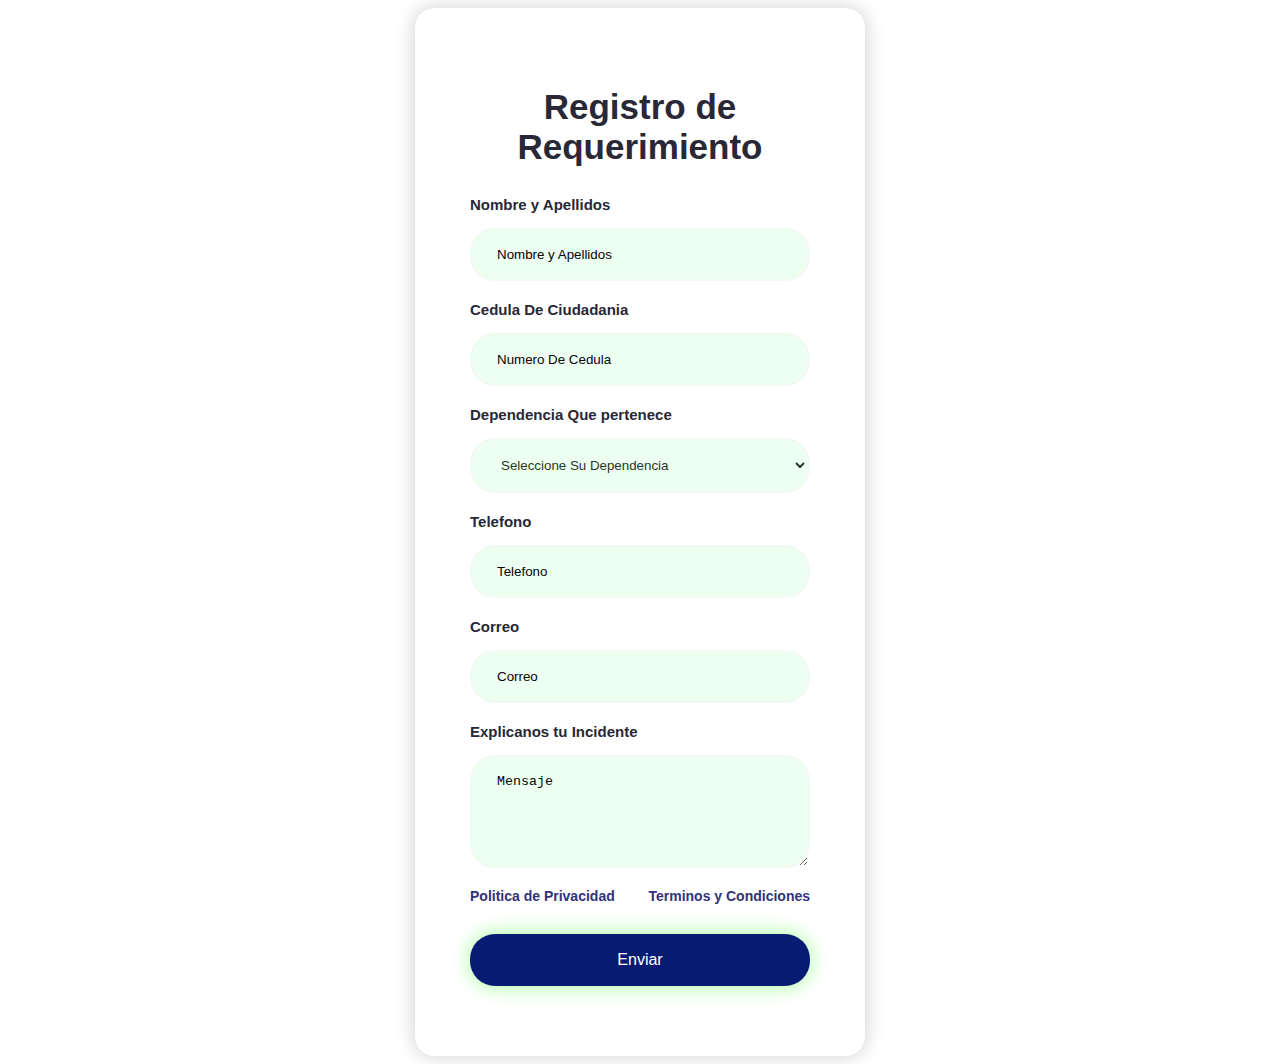
<file: Form.html>
<!DOCTYPE html>
<html lang="en">
<head>
    <meta charset="UTF-8">
    <meta name="viewport" content="width=device-width, initial-scale=1.0">
    <title>Formulario Requerimiento</title>
    <link rel="stylesheet" href="style.css">
</head>
<body>

    <form action="connection1.php" method="post">

        <h2>Registro de Requerimiento</h2>
        
        <div class="input-group">
        
            <label for="name">Nombre y Apellidos </label>
            <input type="text" name="nombre" id="name" placeholder="Nombre y Apellidos">
        
            <label for="cedula">Cedula De Ciudadania </label>
            <input type="text" name="cedula" id="cedula" placeholder="Numero De Cedula">
        
            <label for="dependencia">Dependencia Que pertenece </label>
            <select name="dependencia" id="dependencia">
                <option value="" disabled selected>Seleccione Su Dependencia</option>
                <option value="Planeación">Planeación</option>
                <option value="Infraestructura">Infraestructura</option>
                <option value="Despacho">Despacho</option>
                <option value="Gobierno">Gobierno</option>
                <option value="Juridica">Juridica</option>
                <option value="Hacienda">Hacienda</option>
                <option value="Impuestos">Impuestos</option>
                <option value="Desarrollo Social">Desarrollo Social</option>
                <option value="Inspeccion de Policia">Inspeccion de Policia</option>
                <option value="Aseguramiento">Aseguramiento</option>
            </select>
        
            <label for="phone">Telefono</label>
            <input type="tel" name="telefono" id="phone" placeholder="Telefono">
        
            <label for="email">Correo</label>
            <input type="email" name="correo" id="email" placeholder="Correo">
        
            <label for="message">Explicanos tu Incidente</label>
            <textarea name="mensaje" id="message" cols="30" rows="5" placeholder="Mensaje"></textarea>
        
        <div class="form-txt">
            <a href="#">Politica de Privacidad</a>
            <a href="#">Terminos y Condiciones</a>
        
        </div>
        
        <input class="btn" type="submit" value="Enviar">
        
        </div>
        
        </form>
            
        </body>
        </html>
</file>
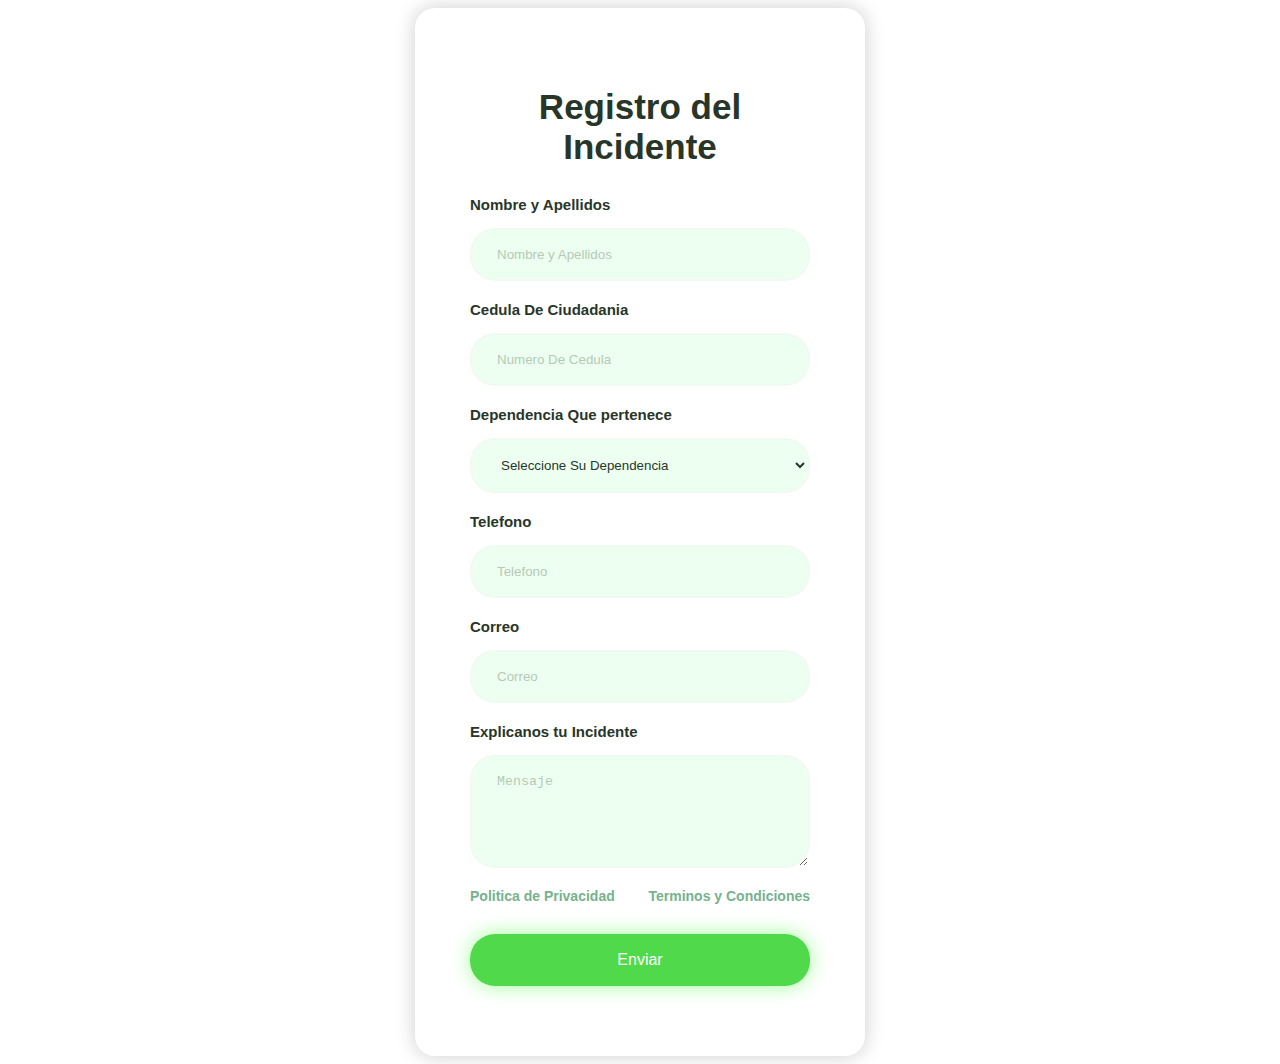
<file: Formulario-incidentes.html>
<!DOCTYPE html>
<html lang="en">
<head>
    <meta charset="UTF-8">
    <meta name="viewport" content="width=device-width, initial-scale=1.0">
    <title>Formulario Incidente</title>
    <link rel="stylesheet" href="estilo.css">
</head>
<body>

    <form action="connection.php" method="post">

<h2>Registro del Incidente</h2>

<div class="input-group">

    <label for="name">Nombre y Apellidos </label>
    <input type="text" name="nombre" id="name" placeholder="Nombre y Apellidos">

    <label for="cedula">Cedula De Ciudadania </label>
    <input type="text" name="cedula" id="cedula" placeholder="Numero De Cedula">

    <label for="dependencia">Dependencia Que pertenece </label>
    <select name="dependencia" id="dependencia">
        <option value="" disabled selected>Seleccione Su Dependencia</option>
        <option value="Planeación">Planeación</option>
        <option value="Infraestructura">Infraestructura</option>
        <option value="Despacho">Despacho</option>
        <option value="Gobierno">Gobierno</option>
        <option value="Juridica">Juridica</option>
        <option value="Hacienda">Hacienda</option>
        <option value="Impuestos">Impuestos</option>
        <option value="Desarrollo Social">Desarrollo Social</option>
        <option value="Inspeccion de Policia">Inspeccion de Policia</option>
        <option value="Aseguramiento">Aseguramiento</option>
    </select>

    <label for="phone">Telefono</label>
    <input type="tel" name="telefono" id="phone" placeholder="Telefono">

    <label for="email">Correo</label>
    <input type="email" name="correo" id="email" placeholder="Correo">

    <label for="message">Explicanos tu Incidente</label>
    <textarea name="mensaje" id="message" cols="30" rows="5" placeholder="Mensaje"></textarea>

<div class="form-txt">
    <a href="#">Politica de Privacidad</a>
    <a href="#">Terminos y Condiciones</a>

</div>

<input class="btn" type="submit" value="Enviar">

</div>

</form>
    
</body>
</html>
</file>
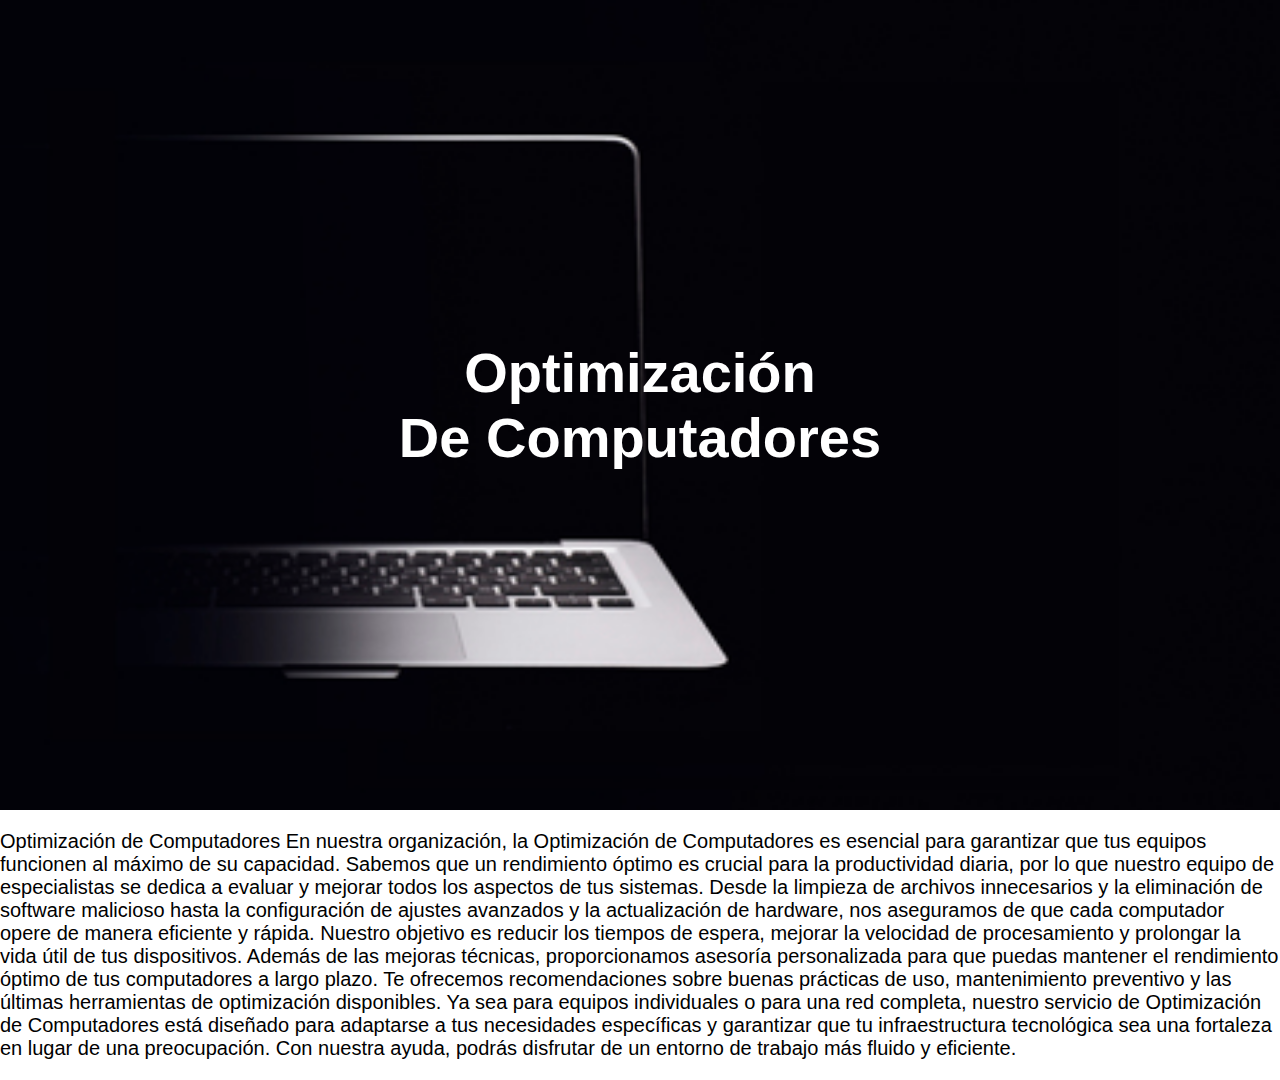
<file: Optimizacion.html>
<!DOCTYPE html>
<html lang="en">

<head>
    <meta charset="UTF-8">
    <meta name="viewport" content="width=device-width, initial-scale=1.0">
    <title>Soporte Remoto</title>
    <link rel="stylesheet" href="Optimizacion.css">
</head>

<body>

    <header>
        <div class="container">
        </div>
    </header>
    <section id="hero">
        <h1>Optimización <br> De Computadores</h1>


    </section>
    <section id="Somos la Dependencia TIC">
        <div class="container">
            <div class="img-container"></div>
            <div class="texto">


                <p>Optimización de Computadores

                    En nuestra organización, la Optimización de Computadores es esencial para garantizar que tus equipos
                    funcionen al máximo de su capacidad. Sabemos que un rendimiento óptimo es crucial para la
                    productividad diaria, por lo que nuestro equipo de especialistas se dedica a evaluar y mejorar todos
                    los aspectos de tus sistemas. Desde la limpieza de archivos innecesarios y la eliminación de
                    software malicioso hasta la configuración de ajustes avanzados y la actualización de hardware, nos
                    aseguramos de que cada computador opere de manera eficiente y rápida. Nuestro objetivo es reducir
                    los tiempos de espera, mejorar la velocidad de procesamiento y prolongar la vida útil de tus
                    dispositivos.

                    Además de las mejoras técnicas, proporcionamos asesoría personalizada para que puedas mantener el
                    rendimiento óptimo de tus computadores a largo plazo. Te ofrecemos recomendaciones sobre buenas
                    prácticas de uso, mantenimiento preventivo y las últimas herramientas de optimización disponibles.
                    Ya sea para equipos individuales o para una red completa, nuestro servicio de Optimización de
                    Computadores está diseñado para adaptarse a tus necesidades específicas y garantizar que tu
                    infraestructura tecnológica sea una fortaleza en lugar de una preocupación. Con nuestra ayuda,
                    podrás disfrutar de un entorno de trabajo más fluido y eficiente.</p>
            </div>

</body>

</html>
</file>
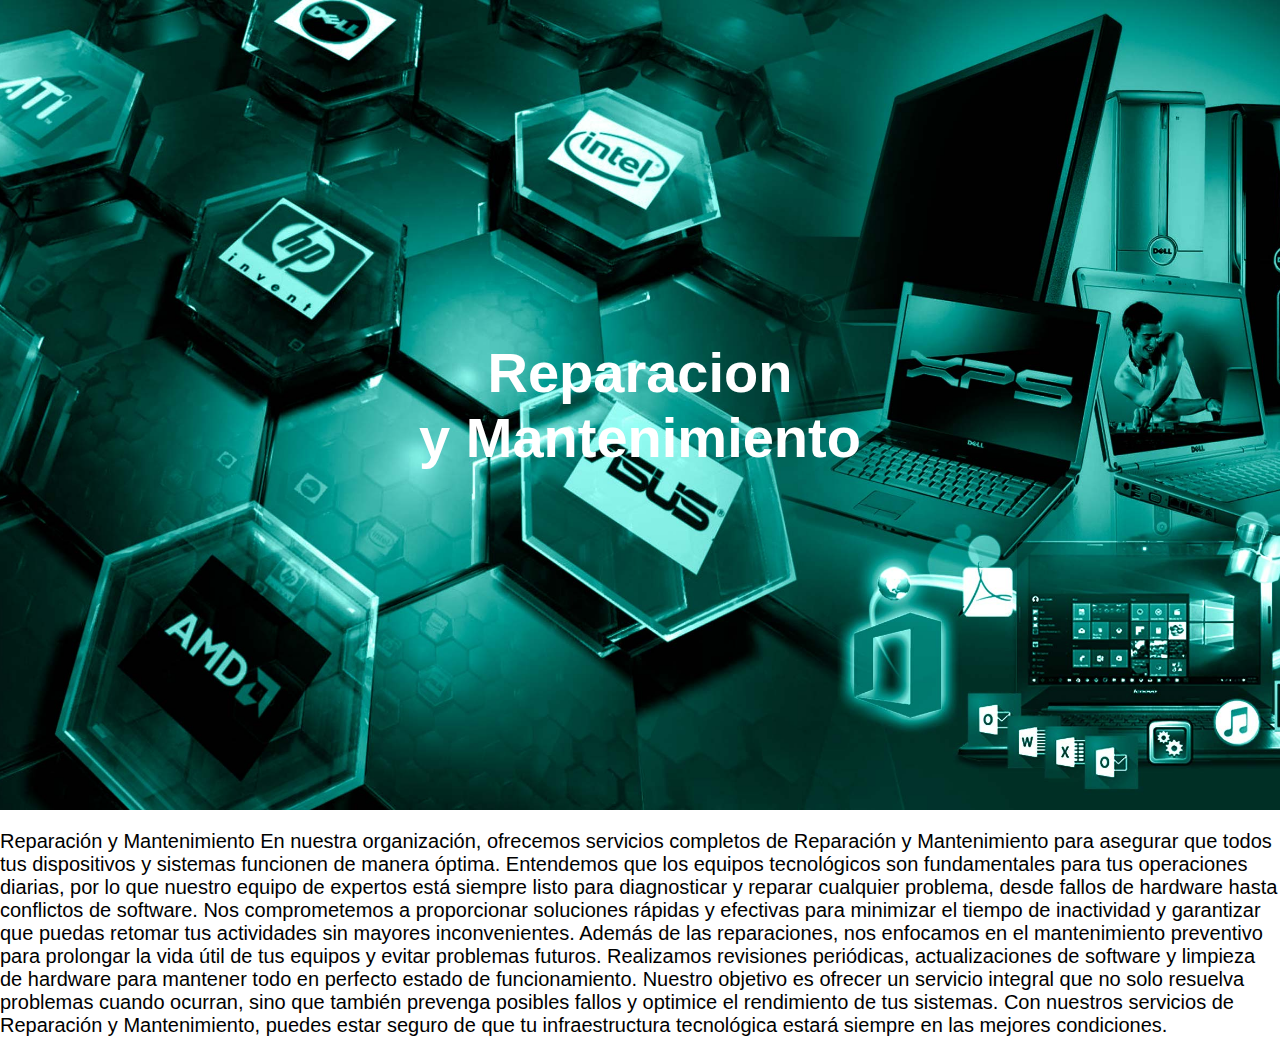
<file: Reparacion y Mantenimientos.html>
<!DOCTYPE html>
<html lang="en">

<head>
    <meta charset="UTF-8">
    <meta name="viewport" content="width=device-width, initial-scale=1.0">
    <title>Soporte Remoto</title>
    <link rel="stylesheet" href="mantenimiento.css">
</head>

<body>

    <header>
        <div class="container">
        </div>
    </header>
    <section id="hero">
        <h1>Reparacion <br> y Mantenimiento</h1>


    </section>
    <section id="Somos la Dependencia TIC">
        <div class="container">
            <div class="img-container"></div>
            <div class="texto">


                <p>Reparación y Mantenimiento

                    En nuestra organización, ofrecemos servicios completos de Reparación y Mantenimiento para asegurar
                    que todos tus dispositivos y sistemas funcionen de manera óptima. Entendemos que los equipos
                    tecnológicos son fundamentales para tus operaciones diarias, por lo que nuestro equipo de expertos
                    está siempre listo para diagnosticar y reparar cualquier problema, desde fallos de hardware hasta
                    conflictos de software. Nos comprometemos a proporcionar soluciones rápidas y efectivas para
                    minimizar el tiempo de inactividad y garantizar que puedas retomar tus actividades sin mayores
                    inconvenientes.

                    Además de las reparaciones, nos enfocamos en el mantenimiento preventivo para prolongar la vida útil
                    de tus equipos y evitar problemas futuros. Realizamos revisiones periódicas, actualizaciones de
                    software y limpieza de hardware para mantener todo en perfecto estado de funcionamiento. Nuestro
                    objetivo es ofrecer un servicio integral que no solo resuelva problemas cuando ocurran, sino que
                    también prevenga posibles fallos y optimice el rendimiento de tus sistemas. Con nuestros servicios
                    de Reparación y Mantenimiento, puedes estar seguro de que tu infraestructura tecnológica estará
                    siempre en las mejores condiciones.</p>
            </div>

</body>

</html>
</file>
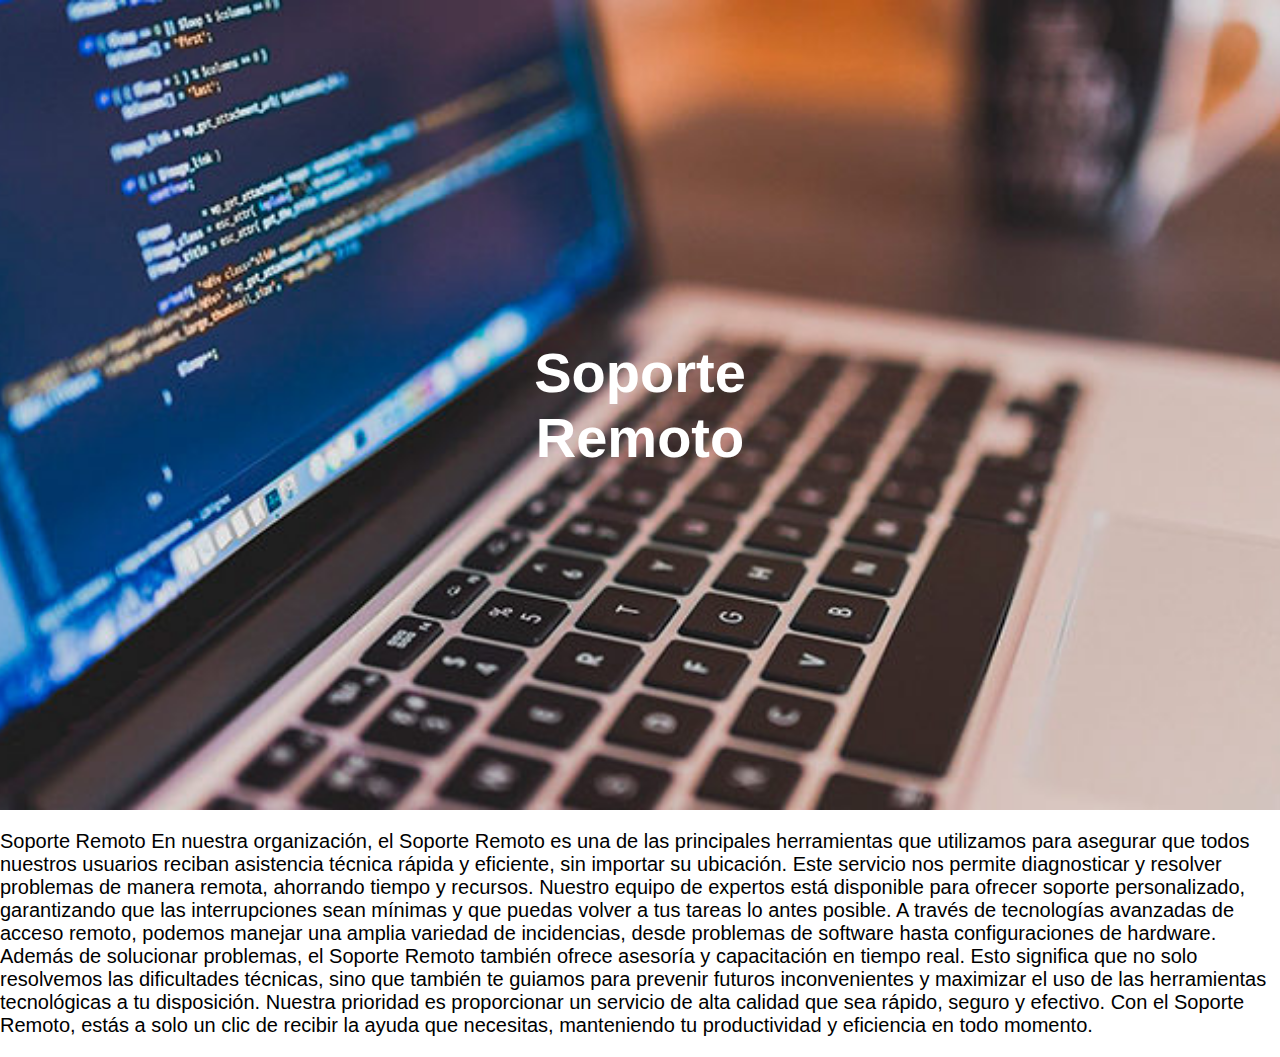
<file: Soporte Remoto.html>
<!DOCTYPE html>
<html lang="en">

<head>
    <meta charset="UTF-8">
    <meta name="viewport" content="width=device-width, initial-scale=1.0">
    <title>Soporte Remoto</title>
    <link rel="stylesheet" href="Soporte.css">
</head>

<body>

    <header>
        <div class="container">
        </div>
    </header>
    <section id="hero">
        <h1>Soporte <br> Remoto</h1>


    </section>
    <section id="Somos la Dependencia TIC">
        <div class="container">
            <div class="img-container"></div>
            <div class="texto">


                <p>Soporte Remoto

                    En nuestra organización, el Soporte Remoto es una de las principales herramientas que utilizamos
                    para asegurar que todos nuestros usuarios reciban asistencia técnica rápida y eficiente, sin
                    importar su ubicación. Este servicio nos permite diagnosticar y resolver problemas de manera remota,
                    ahorrando tiempo y recursos. Nuestro equipo de expertos está disponible para ofrecer soporte
                    personalizado, garantizando que las interrupciones sean mínimas y que puedas volver a tus tareas lo
                    antes posible. A través de tecnologías avanzadas de acceso remoto, podemos manejar una amplia
                    variedad de incidencias, desde problemas de software hasta configuraciones de hardware.

                    Además de solucionar problemas, el Soporte Remoto también ofrece asesoría y capacitación en tiempo
                    real. Esto significa que no solo resolvemos las dificultades técnicas, sino que también te guiamos
                    para prevenir futuros inconvenientes y maximizar el uso de las herramientas tecnológicas a tu
                    disposición. Nuestra prioridad es proporcionar un servicio de alta calidad que sea rápido, seguro y
                    efectivo. Con el Soporte Remoto, estás a solo un clic de recibir la ayuda que necesitas, manteniendo
                    tu productividad y eficiencia en todo momento.</p>
            </div>

</body>

</html>
</file>
<file: style.css>
body {
font-family: Arial, Helvetica, sans-serif;
min-height: 100vh;
display: flex;
align-items: center;
justify-content: center;
}

form{
padding: 50px 55px;
box-shadow: 0 0 20px rgba(0,0,0,0.2);
border-radius: 20px;
text-align: center;
width: 340px;
}

.input-group{
display: flex;
flex-direction: column;
text-align: left;
}

h2{
color: #292836; 
font-size: 35px;
}

label{
color: #282836;
font-size: 15px;
font-weight: 600;
margin-bottom: 15px;
}

input, textarea {
padding: 17px 25px;
border-radius: 25px;
margin-bottom: 20px;
background-color: #edfff0;
border: 2px solid #f0faf1;
color: #282836;
outline: none;
}

input::placeholder, textarea::placeholder{
color: #05040c;
}

.form-txt{
margin-bottom: 30px;
display: flex;
justify-content: space-between;
text-align: center;
}

.form-txt a {
color: #333279;
font-size: 14px;
font-weight: 600;
text-decoration: none;
}

.btn {
font-size: 16px;
color: #ffffff;
border: 0;
border-radius: 25px;
background-color: #081b74;
box-shadow: 0 0 20px rgba(25,254,0,0.4);
cursor: pointer;
}

.btn:hover {
background-color: #50e04b;
}

@media(max-width:991px){

body {
    padding: 30px;
}

form{
    padding: 50px 33px;
    width: 100%;
}

.input {
    padding: 15px;
}

}

.input, select {
    padding:17px 25px;
    border-radius: 25px;
    margin-bottom: 20px;
    background-color: #edfff0;
    border: 2px solid #f0faf1;
    color: #283629;
    outline: none;
}
</file>
<file: estilo.css>
body{
    font-family: Arial, Helvetica, sans-serif;
    min-height: 100vh;
    display: flex;
    align-items: center;
    justify-content: center;
}

form{
    padding: 50px 55px;
    box-shadow: 0 0 20px rgba(0,0,0,0.2);
    border-radius: 20px;
    text-align: center;
    width: 340px;
}

.input-group{
    display: flex;
    flex-direction: column;
    text-align: left;
}

h2{
    color: #283629; 
    font-size: 35px;
}

label{
    color: #283629;
    font-size: 15px;
    font-weight: 600;
    margin-bottom: 15px;
}

input, textarea {
    padding: 17px 25px;
    border-radius: 25px;
    margin-bottom: 20px;
    background-color: #edfff0;
    border: 2px solid #f0faf1;
    color: #283629;
    outline: none;
}

input::placeholder, textarea::placeholder{
    color: #b5cab6;
}

.form-txt{
    margin-bottom: 30px;
    display: flex;
    justify-content: space-between;
    text-align: center;
}

.form-txt a {
    color: #76b28e;
    font-size: 14px;
    font-weight: 600;
    text-decoration: none;
}

.btn {
    font-size: 16px;
    color: #ffffff;
    border: 0;
    border-radius: 25px;
    background-color: #51d94c;
    box-shadow: 0 0 20px rgba(25,254,0,0.4);
    cursor: pointer;
}

.btn:hover {
    background-color: #50e04b;
}

@media(max-width:991px){

    body {
        padding: 30px;
    }
    
    form{
        padding: 50px 33px;
        width: 100%;
    }

    .input {
        padding: 15px;
    }

}


.input, select {
    padding: 17px 25px;
    border-radius: 25px;
    margin-bottom: 20px;
    background-color: #edfff0;
    border: 2px solid #f0faf1;
    color: #283629;
    outline: none;
}
</file>
<file: Optimizacion.css>
*{
    box-sizing: border-box ;
}
   

html{
   scroll-behavior: smooth;
}
 
body{
    font-family: 'Roboto',sans-serif ;
    margin: 0;
}

h1{ font-size: 3.5em;}
h2{ font-size: 2.7em;}
h3{ font-size: 2em;}
h4{ font-size: 2em;}
h5{ font-size: 2em;}
p{ font-size: 1.25em;}
ul{ list-style: none;} 
li{ font-size: 1.em;}

#hero {
   display: flex;
   align-items: center;
   justify-content: center;
   text-align: center;
   flex-direction: column;
   height: 90vh;
   color: rgb(253, 0, 0);
   background-size: cover;
   background-position: center center;
   background-image: url(IMAGENES/OPTIMIZACION.jpg);
}


   #hero h1{
      color: white;
   }

   
   #Somos-la-Dependencia-TIC .container{
      text-align: center;
      padding: 200px 12px;

   }
</file>
<file: mantenimiento.css>
*{
   box-sizing: border-box ;
}
  

html{
  scroll-behavior: smooth;
}

body{
   font-family: 'Roboto',sans-serif ;
   margin: 0;
}

h1{ font-size: 3.5em;}
h2{ font-size: 2.7em;}
h3{ font-size: 2em;}
h4{ font-size: 2em;}
h5{ font-size: 2em;}
p{ font-size: 1.25em;}
ul{ list-style: none;} 
li{ font-size: 1.em;}


   #hero{
      display: flex;
      align-items: center;
      justify-content: center;
      text-align: center;
      flex-direction: column;
      height: 90vh;
      color: white;
      background-image:url("IMAGENES/REPARACION.jpg");
      background-repeat: no-repeat;
      background-size: cover;
      background-position: center center;
   }

  
  #Somos-la-Dependencia-TIC .container{
     text-align: center;
     padding: 200px 12px;

  }
</file>
<file: Soporte.css>
*{
   box-sizing: border-box ;
}
  

html{
  scroll-behavior: smooth;
}

body{
   font-family: 'Roboto',sans-serif ;
   margin: 0;
}

h1{ font-size: 3.5em;}
h2{ font-size: 2.7em;}
h3{ font-size: 2em;}
h4{ font-size: 2em;}
h5{ font-size: 2em;}
p{ font-size: 1.25em;}
ul{ list-style: none;} 
li{ font-size: 1.em;}


   #hero{
      display: flex;
      align-items: center;
      justify-content: center;
      text-align: center;
      flex-direction: column;
      height: 90vh;
      color: white;
      background-image:url("IMAGENES/SOPORTE\ REMOTO.jpg");
      background-repeat: no-repeat;
      background-size: cover;
      background-position: center center;
   }

  #hero h1{
     color: white;
  }

  
  #Somos-la-Dependencia-TIC .container{
     text-align: center;
     padding: 200px 12px;

  }
</file>
